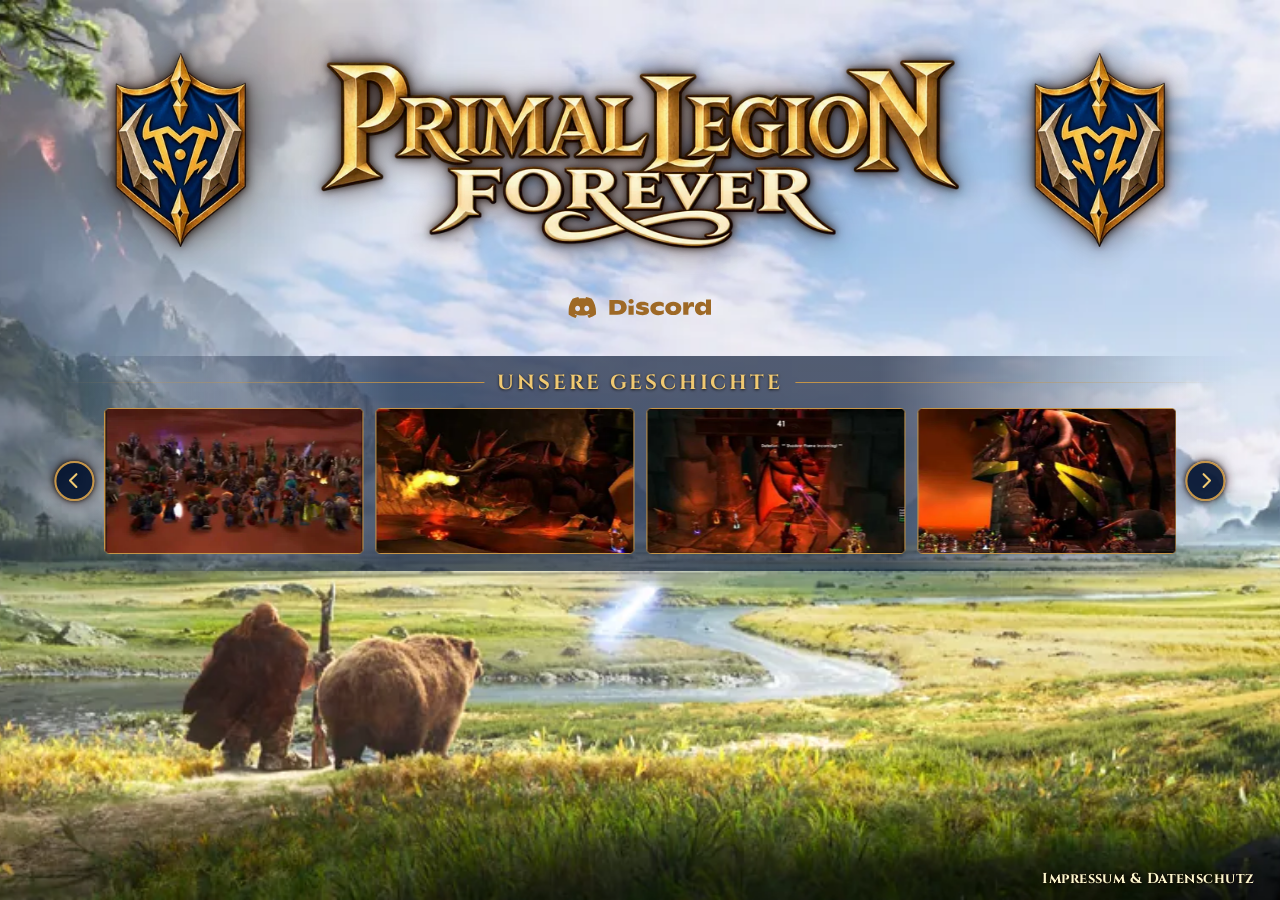
<file: website/index.html>
<!DOCTYPE html>
<html lang="en">
<head>
  <meta charset="utf-8">
  <meta name="viewport" content="width=device-width, initial-scale=1">
  <title>Primal Legion Forever</title>
  <meta name="description" content="Primal Legion Forever – World of Warcraft Forever guild">
  <meta name="theme-color" content="#00102d">
  <link rel="icon" type="image/png" href="images/favicon.png">
  <link rel="preload" as="image" type="image/webp"
        imagesrcset="images/bg-1280.webp 1280w, images/bg-1920.webp 1920w, images/bg-2560.webp 2560w, images/bg-3840.webp 3840w"
        imagesizes="100vw" media="(orientation: landscape)">
  <link rel="stylesheet" href="style.css">
</head>
<body>
  <picture class="background">
    <source type="image/webp" media="(orientation: portrait)"
            srcset="images/bg-portrait-450.webp 450w, images/bg-portrait-900.webp 900w"
            sizes="56.25vh">
    <source media="(orientation: portrait)"
            srcset="images/bg-portrait-450.jpg 450w, images/bg-portrait-900.jpg 900w"
            sizes="56.25vh">
    <source type="image/webp"
            srcset="images/bg-1280.webp 1280w, images/bg-1920.webp 1920w, images/bg-2560.webp 2560w, images/bg-3840.webp 3840w"
            sizes="100vw">
    <img src="images/bg-1920.jpg"
         srcset="images/bg-1280.jpg 1280w, images/bg-1920.jpg 1920w, images/bg-2560.jpg 2560w, images/bg-3840.jpg 3840w"
         sizes="100vw" alt="" fetchpriority="high">
  </picture>

  <main>
    <header class="crest">
      <picture class="symbol symbol-left">
        <source type="image/webp" srcset="images/symbol-256.webp 256w, images/symbol-512.webp 512w" sizes="(max-width: 700px) 26vw, 17vw">
        <img src="images/symbol-512.png" srcset="images/symbol-256.png 256w, images/symbol-512.png 512w"
             sizes="(max-width: 700px) 26vw, 17vw" alt="Primal Legion guild symbol" width="512" height="512">
      </picture>

      <div class="crest-center">
        <h1 class="logo">
          <picture>
            <source type="image/webp" srcset="images/logo-800.webp 800w, images/logo-1600.webp 1600w" sizes="(max-width: 700px) 90vw, 56vw">
            <img src="images/logo-1600.png" srcset="images/logo-800.png 800w, images/logo-1600.png 1600w"
                 sizes="(max-width: 700px) 90vw, 56vw" alt="Primal Legion Forever" width="1600" height="533">
          </picture>
        </h1>

        <div class="below-logo">
          <!-- Shown by the script below; stays hidden without JavaScript or after release -->
          <div class="countdown" id="countdown" lang="de" tabindex="0" role="timer" aria-describedby="countdown-tip" hidden>
            <span class="tooltip tooltip-side" id="countdown-tip" role="tooltip">Primal Legion Forever in ...</span>
            <div class="unit"><span class="value" data-part="days">0</span><span class="label" data-label="days">Tage</span></div>
            <div class="unit"><span class="value" data-part="hours">00</span><span class="label" data-label="hours">Stunden</span></div>
            <div class="unit"><span class="value" data-part="minutes">00</span><span class="label" data-label="minutes">Minuten</span></div>
            <div class="unit"><span class="value" data-part="seconds">00</span><span class="label" data-label="seconds">Sekunden</span></div>
          </div>

          <a class="discord" href="https://discord.gg/gnGRPBTTb" target="_blank" rel="noopener noreferrer"
             aria-describedby="discord-tip">
            <img src="images/discord.svg" alt="Primal Legion Discord Server" width="191" height="28">
            <span class="tooltip tooltip-bottom" id="discord-tip" role="tooltip">Primal Legion Discord Server</span>
          </a>

          <!-- Video slider: works as a plain scrollable list without JavaScript (see slider.js) -->
          <section class="origins" aria-roledescription="carousel" aria-labelledby="origins-title">
            <h2 class="origins-title" id="origins-title" lang="de">Unsere Geschichte</h2>
            <div class="origins-stage">
              <button class="origins-btn origins-prev" type="button" lang="de" aria-label="Vorheriges Video">
                <svg viewBox="0 0 24 24" aria-hidden="true"><path d="M15 4 7 12l8 8"/></svg>
              </button>
              <div class="origins-viewport">
                <ul class="origins-track">
                  <li class="origins-item">
                    <a href="https://www.youtube.com/watch?v=LQnIpH0J2VI" target="_blank" rel="noopener noreferrer">
                      <picture>
                        <source type="image/webp" srcset="images/video-LQnIpH0J2VI.webp">
                        <img src="images/video-LQnIpH0J2VI.jpg" alt="PL MoltenCore Promo 2005" width="480" height="270" decoding="async">
                      </picture>
                      <span class="origins-caption" aria-hidden="true">PL MoltenCore Promo 2005</span>
                    </a>
                  </li>
                  <li class="origins-item">
                    <a href="https://www.youtube.com/watch?v=A9Te-oFUQpw" target="_blank" rel="noopener noreferrer">
                      <picture>
                        <source type="image/webp" srcset="images/video-A9Te-oFUQpw.webp">
                        <img src="images/video-A9Te-oFUQpw.jpg" alt="PL Onyxia 2005" width="480" height="270" decoding="async">
                      </picture>
                      <span class="origins-caption" aria-hidden="true">PL Onyxia 2005</span>
                    </a>
                  </li>
                  <li class="origins-item">
                    <a href="https://www.youtube.com/watch?v=IfHmNh2KctY" target="_blank" rel="noopener noreferrer">
                      <picture>
                        <source type="image/webp" srcset="images/video-IfHmNh2KctY.webp">
                        <img src="images/video-IfHmNh2KctY.jpg" alt="PL BlackWing Lair 2005" width="480" height="270" decoding="async">
                      </picture>
                      <span class="origins-caption" aria-hidden="true">PL BlackWing Lair 2005</span>
                    </a>
                  </li>
                  <li class="origins-item">
                    <a href="https://www.youtube.com/watch?v=uy8V6CC2S5U" target="_blank" rel="noopener noreferrer">
                      <picture>
                        <source type="image/webp" srcset="images/video-uy8V6CC2S5U.webp">
                        <img src="images/video-uy8V6CC2S5U.jpg" alt="PL BlackWind Lair - Nefarian 2005" width="480" height="270" decoding="async">
                      </picture>
                      <span class="origins-caption" aria-hidden="true">PL BlackWind Lair - Nefarian 2005</span>
                    </a>
                  </li>
                  <li class="origins-item">
                    <a href="https://www.youtube.com/watch?v=1hXHz1bA64c" target="_blank" rel="noopener noreferrer">
                      <picture>
                        <source type="image/webp" srcset="images/video-1hXHz1bA64c.webp">
                        <img src="images/video-1hXHz1bA64c.jpg" alt="PL Sulfaras 2006" width="480" height="270" decoding="async">
                      </picture>
                      <span class="origins-caption" aria-hidden="true">PL Sulfaras 2006</span>
                    </a>
                  </li>
                  <li class="origins-item">
                    <a href="https://www.youtube.com/watch?v=A-9yEaQeovA" target="_blank" rel="noopener noreferrer">
                      <picture>
                        <source type="image/webp" srcset="images/video-A-9yEaQeovA.webp">
                        <img src="images/video-A-9yEaQeovA.jpg" alt="PL AQ20 ServerFirst 2006" width="480" height="270" decoding="async">
                      </picture>
                      <span class="origins-caption" aria-hidden="true">PL AQ20 ServerFirst 2006</span>
                    </a>
                  </li>
                  <li class="origins-item">
                    <a href="https://www.youtube.com/watch?v=s2TPZ3W0y3U" target="_blank" rel="noopener noreferrer">
                      <picture>
                        <source type="image/webp" srcset="images/video-s2TPZ3W0y3U.webp">
                        <img src="images/video-s2TPZ3W0y3U.jpg" alt="PL AQ40 Fankriss-Huhuran 2006" width="480" height="270" decoding="async">
                      </picture>
                      <span class="origins-caption" aria-hidden="true">PL AQ40 Fankriss-Huhuran 2006</span>
                    </a>
                  </li>
                  <li class="origins-item">
                    <a href="https://www.youtube.com/watch?v=ZdQQVecbDc4" target="_blank" rel="noopener noreferrer">
                      <picture>
                        <source type="image/webp" srcset="images/video-ZdQQVecbDc4.webp">
                        <img src="images/video-ZdQQVecbDc4.jpg" alt="PL AQ40 Twins 2006" width="480" height="270" decoding="async">
                      </picture>
                      <span class="origins-caption" aria-hidden="true">PL AQ40 Twins 2006</span>
                    </a>
                  </li>
                  <li class="origins-item">
                    <a href="https://www.youtube.com/watch?v=e0rKSQuHNI4" target="_blank" rel="noopener noreferrer">
                      <picture>
                        <source type="image/webp" srcset="images/video-e0rKSQuHNI4.webp">
                        <img src="images/video-e0rKSQuHNI4.jpg" alt="PL Naxxramas 2006" width="480" height="270" decoding="async">
                      </picture>
                      <span class="origins-caption" aria-hidden="true">PL Naxxramas 2006</span>
                    </a>
                  </li>
                  <li class="origins-item">
                    <a href="https://www.youtube.com/watch?v=RylU3zUkZIk" target="_blank" rel="noopener noreferrer">
                      <picture>
                        <source type="image/webp" srcset="images/video-RylU3zUkZIk.webp">
                        <img src="images/video-RylU3zUkZIk.jpg" alt="PL Kael Thas 2008" width="480" height="270" decoding="async">
                      </picture>
                      <span class="origins-caption" aria-hidden="true">PL Kael Thas 2008</span>
                    </a>
                  </li>
                  <li class="origins-item">
                    <a href="https://www.youtube.com/watch?v=kUvEuuMNxNU" target="_blank" rel="noopener noreferrer">
                      <picture>
                        <source type="image/webp" srcset="images/video-kUvEuuMNxNU.webp">
                        <img src="images/video-kUvEuuMNxNU.jpg" alt="PL Kalecgos Sunwell 2008" width="480" height="270" decoding="async">
                      </picture>
                      <span class="origins-caption" aria-hidden="true">PL Kalecgos Sunwell 2008</span>
                    </a>
                  </li>
                  <li class="origins-item">
                    <a href="https://www.youtube.com/watch?v=YzfbbGQ11Js&amp;t=371s" target="_blank" rel="noopener noreferrer">
                      <picture>
                        <source type="image/webp" srcset="images/video-YzfbbGQ11Js.webp">
                        <img src="images/video-YzfbbGQ11Js.jpg" alt="PL Satharion 3D 2009" width="480" height="270" decoding="async">
                      </picture>
                      <span class="origins-caption" aria-hidden="true">PL Satharion 3D 2009</span>
                    </a>
                  </li>
                  <li class="origins-item">
                    <a href="https://www.youtube.com/watch?v=tc_sbT2fG8U&amp;t=3s" target="_blank" rel="noopener noreferrer">
                      <picture>
                        <source type="image/webp" srcset="images/video-tc_sbT2fG8U.webp">
                        <img src="images/video-tc_sbT2fG8U.jpg" alt="PL Nefarian 10 2011" width="480" height="270" decoding="async">
                      </picture>
                      <span class="origins-caption" aria-hidden="true">PL Nefarian 10 2011</span>
                    </a>
                  </li>
                  <li class="origins-item">
                    <a href="https://www.youtube.com/watch?v=xcqQJuOVKmM" target="_blank" rel="noopener noreferrer">
                      <picture>
                        <source type="image/webp" srcset="images/video-xcqQJuOVKmM.webp">
                        <img src="images/video-xcqQJuOVKmM.jpg" alt="PL Forever 2026" width="480" height="270" decoding="async">
                      </picture>
                      <span class="origins-caption" aria-hidden="true">PL Forever 2026</span>
                    </a>
                  </li>
                  <li class="origins-item">
                    <a href="https://www.youtube.com/watch?v=T4T4LLr75Zg" target="_blank" rel="noopener noreferrer">
                      <picture>
                        <source type="image/webp" srcset="images/video-T4T4LLr75Zg.webp">
                        <img src="images/video-T4T4LLr75Zg.jpg" alt="PL Foredoomed 2005" width="480" height="270" decoding="async">
                      </picture>
                      <span class="origins-caption" aria-hidden="true">PL Foredoomed 2005</span>
                    </a>
                  </li>
                  <li class="origins-item">
                    <a href="https://www.youtube.com/watch?v=u3O42JzSiA8" target="_blank" rel="noopener noreferrer">
                      <picture>
                        <source type="image/webp" srcset="images/video-u3O42JzSiA8.webp">
                        <img src="images/video-u3O42JzSiA8.jpg" alt="PL Foredoomed (2) 2005" width="480" height="270" decoding="async">
                      </picture>
                      <span class="origins-caption" aria-hidden="true">PL Foredoomed (2) 2005</span>
                    </a>
                  </li>
                  <li class="origins-item">
                    <a href="https://www.youtube.com/watch?v=PNkB0OU81BY" target="_blank" rel="noopener noreferrer">
                      <picture>
                        <source type="image/webp" srcset="images/video-PNkB0OU81BY.webp">
                        <img src="images/video-PNkB0OU81BY.jpg" alt="PL Foredoomed (3) 2006" width="480" height="270" decoding="async">
                      </picture>
                      <span class="origins-caption" aria-hidden="true">PL Foredoomed (3) 2006</span>
                    </a>
                  </li>
                  <li class="origins-item">
                    <a href="https://www.youtube.com/watch?v=__Msbi4Ut3M" target="_blank" rel="noopener noreferrer">
                      <picture>
                        <source type="image/webp" srcset="images/video-__Msbi4Ut3M.webp">
                        <img src="images/video-__Msbi4Ut3M.jpg" alt="PL Foredoomed (4) 2006" width="480" height="270" decoding="async">
                      </picture>
                      <span class="origins-caption" aria-hidden="true">PL Foredoomed (4) 2006</span>
                    </a>
                  </li>
                  <li class="origins-item">
                    <a href="https://www.youtube.com/watch?v=lDDt_FVpQ-E" target="_blank" rel="noopener noreferrer">
                      <picture>
                        <source type="image/webp" srcset="images/video-lDDt_FVpQ-E.webp">
                        <img src="images/video-lDDt_FVpQ-E.jpg" alt="PL Foredoomed (5) 2005" width="480" height="270" decoding="async">
                      </picture>
                      <span class="origins-caption" aria-hidden="true">PL Foredoomed (5) 2005</span>
                    </a>
                  </li>
                  <li class="origins-item">
                    <a href="https://www.youtube.com/watch?v=ovCZ68D2dJc" target="_blank" rel="noopener noreferrer">
                      <picture>
                        <source type="image/webp" srcset="images/video-ovCZ68D2dJc.webp">
                        <img src="images/video-ovCZ68D2dJc.jpg" alt="PL Foredoomed (6) 2007" width="480" height="270" decoding="async">
                      </picture>
                      <span class="origins-caption" aria-hidden="true">PL Foredoomed (6) 2007</span>
                    </a>
                  </li>
                </ul>
              </div>
              <button class="origins-btn origins-next" type="button" lang="de" aria-label="Nächstes Video">
                <svg viewBox="0 0 24 24" aria-hidden="true"><path d="m9 4 8 8-8 8"/></svg>
              </button>
            </div>
          </section>
        </div>
      </div>

      <picture class="symbol symbol-right" aria-hidden="true">
        <source type="image/webp" srcset="images/symbol-256.webp 256w, images/symbol-512.webp 512w" sizes="17vw">
        <img src="images/symbol-512.png" srcset="images/symbol-256.png 256w, images/symbol-512.png 512w"
             sizes="17vw" alt="" width="512" height="512">
      </picture>
    </header>

    <footer class="site-footer">
      <a class="page-link" href="impressum.html">Impressum &amp; Datenschutz</a>
    </footer>
  </main>

  <script>
    // Countdown to the WoW Forever release: 4 Nov 2026, 15:00 PST (UTC-8) = 23:00 UTC.
    // Date math in UTC milliseconds, so it is correct in every user time zone.
    (function () {
      const RELEASE = Date.UTC(2026, 10, 4, 23, 0, 0); // month is 0-based: 10 = November
      const LABELS = {
        days:    ["Tag", "Tage"],
        hours:   ["Stunde", "Stunden"],
        minutes: ["Minute", "Minuten"],
        seconds: ["Sekunde", "Sekunden"]
      };

      const box = document.getElementById("countdown");
      const parts = {}, labels = {};
      for (const key in LABELS) {
        parts[key] = box.querySelector('[data-part="' + key + '"]');
        labels[key] = box.querySelector('[data-label="' + key + '"]');
      }

      let timer;
      function tick() {
        const remaining = Math.floor((RELEASE - Date.now()) / 1000);
        if (remaining <= 0) {
          box.hidden = true;
          clearInterval(timer);
          return;
        }
        const values = {
          days:    Math.floor(remaining / 86400),
          hours:   Math.floor(remaining / 3600) % 24,
          minutes: Math.floor(remaining / 60) % 60,
          seconds: remaining % 60
        };
        for (const key in values) {
          const v = values[key];
          parts[key].textContent = key === "days" ? v : String(v).padStart(2, "0");
          labels[key].textContent = LABELS[key][v === 1 ? 0 : 1];
        }
        box.hidden = false;
      }

      tick();
      if (!box.hidden) timer = setInterval(tick, 1000);

      // Touch devices (no hover): tap the countdown to toggle its tooltip, tap elsewhere to close
      if (window.matchMedia("(hover: none)").matches) {
        box.addEventListener("click", function (e) {
          e.stopPropagation();
          box.classList.toggle("show-tip");
        });
        document.addEventListener("click", function () {
          box.classList.remove("show-tip");
        });
      }
    })();
  </script>
  <script src="slider.js" defer></script>
</body>
</html>
</file>
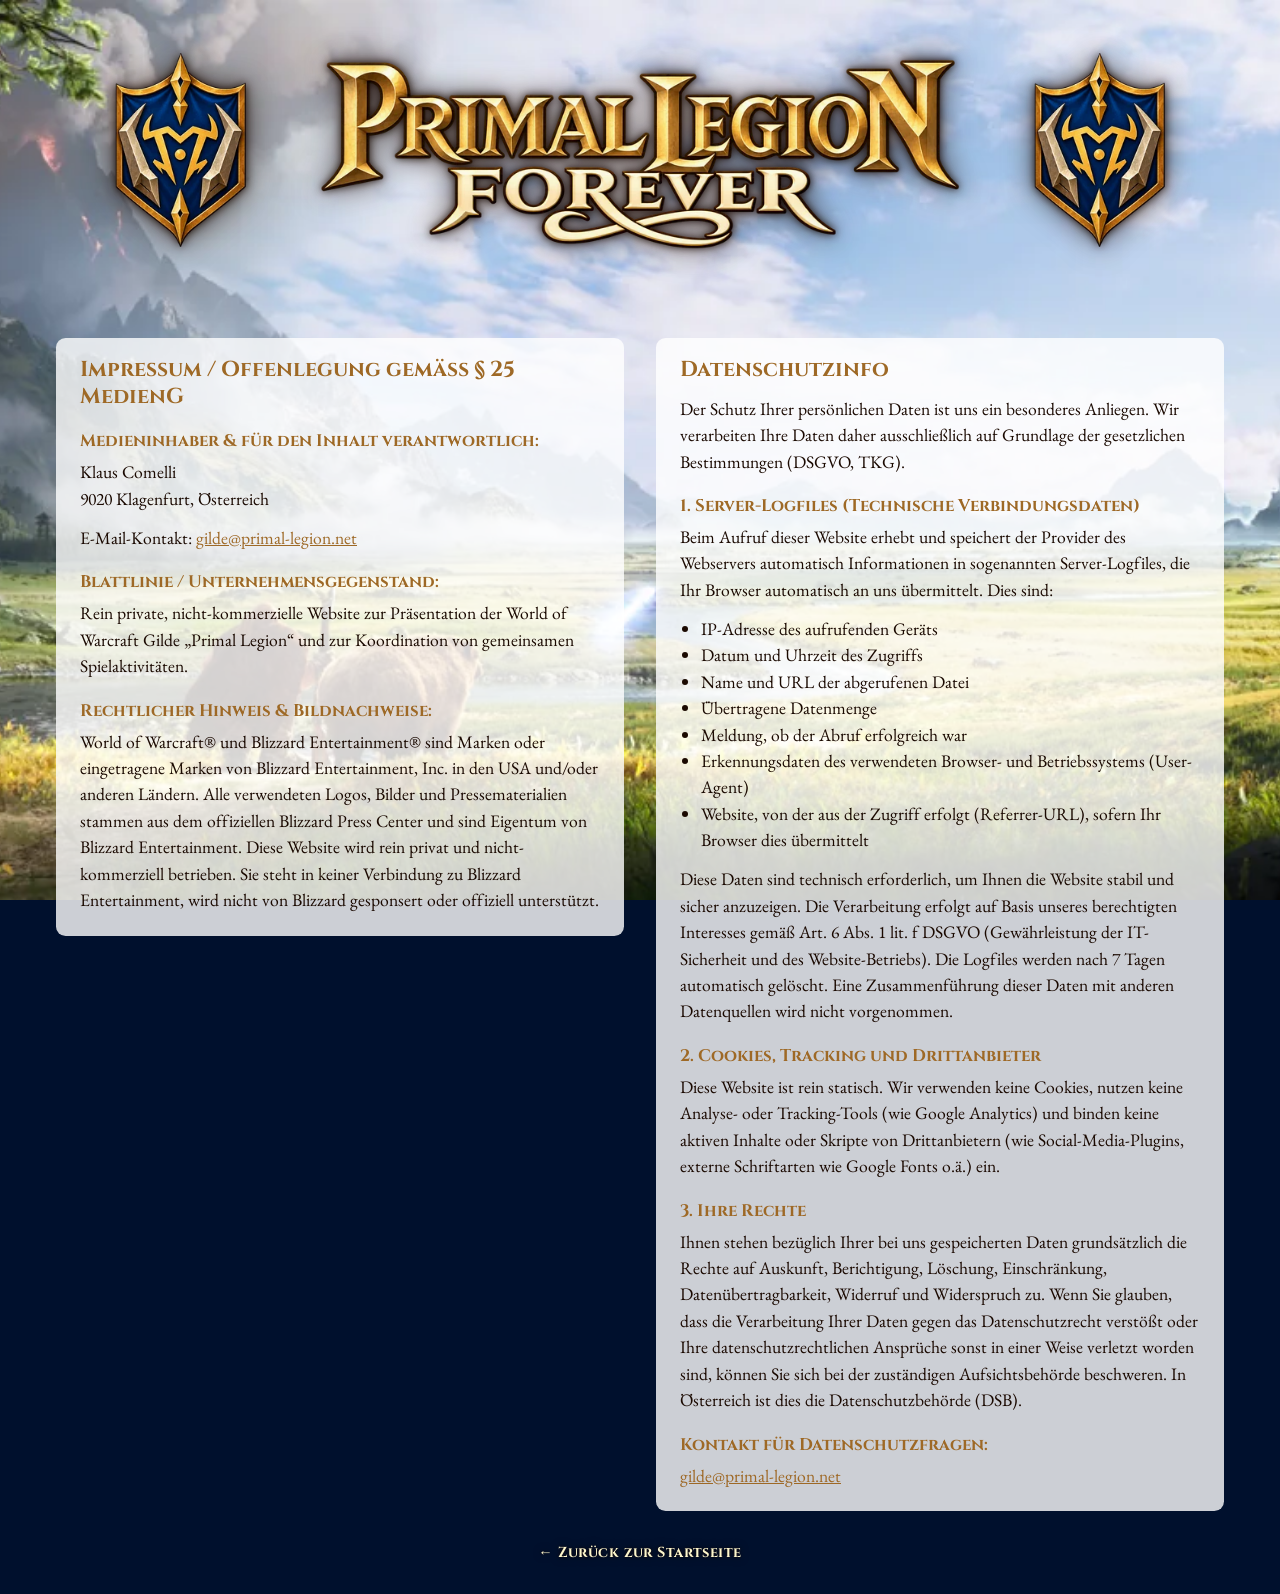
<file: website/impressum.html>
<!DOCTYPE html>
<html lang="de">
<head>
  <meta charset="utf-8">
  <meta name="viewport" content="width=device-width, initial-scale=1">
  <title>Impressum & Datenschutz – Primal Legion Forever</title>
  <meta name="description" content="Impressum und Datenschutzinformation der World of Warcraft Forever Gilde Primal Legion">
  <meta name="theme-color" content="#00102d">
  <link rel="icon" type="image/png" href="images/favicon.png">
  <link rel="stylesheet" href="style.css">
</head>
<body class="page-impressum">
  <picture class="background">
    <source type="image/webp" media="(orientation: portrait)"
            srcset="images/bg-portrait-450.webp 450w, images/bg-portrait-900.webp 900w"
            sizes="56.25vh">
    <source media="(orientation: portrait)"
            srcset="images/bg-portrait-450.jpg 450w, images/bg-portrait-900.jpg 900w"
            sizes="56.25vh">
    <source type="image/webp"
            srcset="images/bg-1280.webp 1280w, images/bg-1920.webp 1920w, images/bg-2560.webp 2560w, images/bg-3840.webp 3840w"
            sizes="100vw">
    <img src="images/bg-1920.jpg"
         srcset="images/bg-1280.jpg 1280w, images/bg-1920.jpg 1920w, images/bg-2560.jpg 2560w, images/bg-3840.jpg 3840w"
         sizes="100vw" alt="" fetchpriority="high">
  </picture>

  <main>
    <header class="crest">
      <picture class="symbol symbol-left">
        <source type="image/webp" srcset="images/symbol-256.webp 256w, images/symbol-512.webp 512w" sizes="(max-width: 700px) 26vw, 17vw">
        <img src="images/symbol-512.png" srcset="images/symbol-256.png 256w, images/symbol-512.png 512w"
             sizes="(max-width: 700px) 26vw, 17vw" alt="Primal Legion guild symbol" width="512" height="512">
      </picture>

      <div class="crest-center">
        <div class="logo">
          <a class="logo-link" href="index.html" title="Zur Startseite">
            <picture>
              <source type="image/webp" srcset="images/logo-800.webp 800w, images/logo-1600.webp 1600w" sizes="(max-width: 700px) 90vw, 56vw">
              <img src="images/logo-1600.png" srcset="images/logo-800.png 800w, images/logo-1600.png 1600w"
                   sizes="(max-width: 700px) 90vw, 56vw" alt="Primal Legion Forever – zur Startseite" width="1600" height="533">
            </picture>
          </a>
        </div>
      </div>

      <picture class="symbol symbol-right" aria-hidden="true">
        <source type="image/webp" srcset="images/symbol-256.webp 256w, images/symbol-512.webp 512w" sizes="17vw">
        <img src="images/symbol-512.png" srcset="images/symbol-256.png 256w, images/symbol-512.png 512w"
             sizes="17vw" alt="" width="512" height="512">
      </picture>
    </header>

    <h1 class="sr-only">Impressum &amp; Datenschutz</h1>

    <div class="info-boxes">
      <section class="info-box" aria-labelledby="impressum-title">
        <h2 id="impressum-title">Impressum / Offenlegung gemäß § 25 MedienG</h2>

        <h3>Medieninhaber &amp; für den Inhalt verantwortlich:</h3>
        <p>
          Klaus Comelli<br>
          9020 Klagenfurt, Österreich
        </p>

        <p>E-Mail-Kontakt: <a class="email" data-user="gilde" data-domain="primal-legion.net">gilde [at] primal-legion.net</a></p>

        <h3>Blattlinie / Unternehmensgegenstand:</h3>
        <p>Rein private, nicht-kommerzielle Website zur Präsentation der World of Warcraft Gilde „Primal Legion“ und zur Koordination von gemeinsamen Spielaktivitäten.</p>

        <h3>Rechtlicher Hinweis &amp; Bildnachweise:</h3>
        <p>World of Warcraft® und Blizzard Entertainment® sind Marken oder eingetragene Marken von Blizzard Entertainment, Inc. in den USA und/oder anderen Ländern. Alle verwendeten Logos, Bilder und Pressematerialien stammen aus dem offiziellen Blizzard Press Center und sind Eigentum von Blizzard Entertainment. Diese Website wird rein privat und nicht-kommerziell betrieben. Sie steht in keiner Verbindung zu Blizzard Entertainment, wird nicht von Blizzard gesponsert oder offiziell unterstützt.</p>
      </section>

      <section class="info-box" aria-labelledby="datenschutz-title">
        <h2 id="datenschutz-title">Datenschutzinfo</h2>

        <p>Der Schutz Ihrer persönlichen Daten ist uns ein besonderes Anliegen. Wir verarbeiten Ihre Daten daher ausschließlich auf Grundlage der gesetzlichen Bestimmungen (DSGVO, TKG).</p>

        <h3>1. Server-Logfiles (Technische Verbindungsdaten)</h3>
        <p>Beim Aufruf dieser Website erhebt und speichert der Provider des Webservers automatisch Informationen in sogenannten Server-Logfiles, die Ihr Browser automatisch an uns übermittelt. Dies sind:</p>
        <ul>
          <li>IP-Adresse des aufrufenden Geräts</li>
          <li>Datum und Uhrzeit des Zugriffs</li>
          <li>Name und URL der abgerufenen Datei</li>
          <li>Übertragene Datenmenge</li>
          <li>Meldung, ob der Abruf erfolgreich war</li>
          <li>Erkennungsdaten des verwendeten Browser- und Betriebssystems (User-Agent)</li>
          <li>Website, von der aus der Zugriff erfolgt (Referrer-URL), sofern Ihr Browser dies übermittelt</li>
        </ul>
        <p>Diese Daten sind technisch erforderlich, um Ihnen die Website stabil und sicher anzuzeigen. Die Verarbeitung erfolgt auf Basis unseres berechtigten Interesses gemäß Art. 6 Abs. 1 lit. f DSGVO (Gewährleistung der IT-Sicherheit und des Website-Betriebs). Die Logfiles werden nach 7 Tagen automatisch gelöscht. Eine Zusammenführung dieser Daten mit anderen Datenquellen wird nicht vorgenommen.</p>

        <h3>2. Cookies, Tracking und Drittanbieter</h3>
        <p>Diese Website ist rein statisch. Wir verwenden keine Cookies, nutzen keine Analyse- oder Tracking-Tools (wie Google Analytics) und binden keine aktiven Inhalte oder Skripte von Drittanbietern (wie Social-Media-Plugins, externe Schriftarten wie Google Fonts o.ä.) ein.</p>

        <h3>3. Ihre Rechte</h3>
        <p>Ihnen stehen bezüglich Ihrer bei uns gespeicherten Daten grundsätzlich die Rechte auf Auskunft, Berichtigung, Löschung, Einschränkung, Datenübertragbarkeit, Widerruf und Widerspruch zu. Wenn Sie glauben, dass die Verarbeitung Ihrer Daten gegen das Datenschutzrecht verstößt oder Ihre datenschutzrechtlichen Ansprüche sonst in einer Weise verletzt worden sind, können Sie sich bei der zuständigen Aufsichtsbehörde beschweren. In Österreich ist dies die Datenschutzbehörde (DSB).</p>

        <h3>Kontakt für Datenschutzfragen:</h3>
        <p><a class="email" data-user="gilde" data-domain="primal-legion.net">gilde [at] primal-legion.net</a></p>
      </section>
    </div>

    <nav class="back-link">
      <a class="page-link" href="index.html">← Zurück zur Startseite</a>
    </nav>
  </main>

  <script>
    // Spam protection: the e-mail address is only assembled in the browser.
    // Without JavaScript the plain text "user [at] domain" stays visible.
    document.querySelectorAll("a.email").forEach(function (a) {
      const address = a.dataset.user + "@" + a.dataset.domain;
      a.href = "mailto:" + address;
      a.textContent = address;
    });
  </script>
</body>
</html>
</file>
<file: website/style.css>
/* Primal Legion Forever – styles for index.html */
/* Color scheme derived from the guild logo (gold/cream/brown) and guild symbol (royal blue/navy) */
:root {
  /* Fonts: Cinzel (logo-like capitals) for captions/links, EB Garamond for running text */
  --font-display: "Cinzel", Georgia, "Times New Roman", serif;
  --font-text:    "EB Garamond", Georgia, "Times New Roman", serif;

  --gold-light: #fae5a0;
  --gold:       #f0c972;
  --gold-mid:   #c69547;
  --gold-dark:  #9e6926;
  --bronze:     #764a15;
  --cream:      #fdf7cd;
  --brown-dark: #1a0900;
  --royal-blue: #002355;
  --navy:       #011a41;
  --navy-deep:  #00102d;

  /* Sizes of the crest (logo + symbols) */
  --logo-w: min(56vw, 900px, 72svh);
  --symbol-w: calc(var(--logo-w) * 0.3);
  --crest-gap: clamp(1rem, 3vw, 3.5rem);
}

/* Self-hosted fonts (SIL OFL, see fonts/OFL-*.txt) – no external font services (privacy) */
@font-face {
  font-family: "Cinzel";
  src: url("fonts/cinzel-latin-400-normal.woff2") format("woff2");
  font-weight: 400;
  font-style: normal;
  font-display: swap;
}
@font-face {
  font-family: "Cinzel";
  src: url("fonts/cinzel-latin-700-normal.woff2") format("woff2");
  font-weight: 700;
  font-style: normal;
  font-display: swap;
}
@font-face {
  font-family: "EB Garamond";
  src: url("fonts/eb-garamond-latin-400-normal.woff2") format("woff2");
  font-weight: 400;
  font-style: normal;
  font-display: swap;
}
@font-face {
  font-family: "EB Garamond";
  src: url("fonts/eb-garamond-latin-700-normal.woff2") format("woff2");
  font-weight: 700;
  font-style: normal;
  font-display: swap;
}

*, *::before, *::after { box-sizing: border-box; }

html {
  background: var(--navy-deep); /* shown while the background image loads */
  overflow-y: scroll; /* always show the vertical scrollbar, so pages don't shift when switching */
}
body {
  margin: 0;
  min-height: 100%;
  color: var(--cream);
  font-family: Georgia, "Times New Roman", serif;
}

/* Full-viewport background image */
.background {
  position: fixed;
  inset: 0;
  z-index: -1;
}
.background img {
  width: 100%;
  height: 100%;
  object-fit: cover;
  object-position: 29% 50%; /* keep dwarf & bear in view when cropped */
  display: block;
}

main {
  position: relative;
  min-height: 100svh;
}

/* Crest: centered horizontally, vertically centered in the top third */
.crest {
  position: absolute;
  top: 0;
  left: 0;
  right: 0;
  height: 33.333svh;
  display: flex;
  align-items: center;
  justify-content: center;
  gap: var(--crest-gap);
  padding: 0 1rem;
}
.crest img {
  display: block;
  width: 100%;
  height: auto;
  /* Medium dark glow following the image outline (alpha channel) */
  filter:
    drop-shadow(0 0 4px rgb(26 9 0 / 0.9))
    drop-shadow(0 0 14px rgb(26 9 0 / 0.65));
}
.crest-center { position: relative; width: var(--logo-w); flex: 0 0 auto; }
.crest .logo { margin: 0; }
.crest .symbol { width: var(--symbol-w); flex: 0 0 auto; }

/* Countdown + Discord link, hanging below the logo
   (absolute, so the logo keeps its position in the top third) */
.below-logo {
  --below-gap: clamp(1rem, 3vw, 2.5rem);
  position: absolute;
  top: 100%;
  left: 50%;
  transform: translateX(-50%);
  display: flex;
  flex-direction: column;
  align-items: center;
  font-size: clamp(1.4rem, 2.6vw, 2.6rem);
}

/* Countdown to the WoW Forever release */
.countdown {
  position: relative; /* anchor for the tooltip */
  margin-top: var(--below-gap);
  padding: 0.2em 0.4em 0.4em 0; /* top right bottom left */
  display: flex;
  gap: 0.9em;
  background: rgb(255 255 255 / 0.65);
  border-radius: 0.25em;
  color: var(--gold-dark);
  white-space: nowrap;
  cursor: default;
}
.countdown[hidden] { display: none; }
.countdown .unit { display: flex; flex-direction: column; align-items: center; min-width: 2.2em; }
.countdown .value { font-weight: bold; line-height: 1.1; font-variant-numeric: tabular-nums; }
.countdown .label {
  font-size: max(0.38em, 0.7rem);
  text-transform: uppercase;
  letter-spacing: 0.06em;
  color: var(--bronze);
}

/* Discord link (SVG recolored to --gold-dark by tools/build_images.py) */
.discord {
  position: relative; /* anchor for the tooltip */
  display: block;
  margin-top: var(--below-gap);
}
.discord img {
  display: block;
  width: 4.32em; /* relative to the countdown font size */
  height: auto;
  filter: none; /* no glow (overrides .crest img) */
  transition: transform 0.15s ease;
}
.discord:hover img,
.discord:focus-visible img { transform: scale(1.06); }

/* Tooltips: navy + gold border (shield colors), cream text, small arrow.
   Placement: countdown = left (wide screens) / top (narrow), Discord = below. */
.tooltip {
  --arrow: 8px;
  position: absolute;
  z-index: 10;
  padding: 0.45em 0.9em;
  background: rgb(0 16 45 / 0.9); /* --navy-deep 90% */
  border: 1px solid var(--gold-mid);
  border-radius: 0.25rem;
  box-shadow: 0 2px 10px rgb(0 0 0 / 0.45);
  color: var(--cream);
  font-size: 0.95rem;
  font-weight: normal;
  letter-spacing: 0.03em;
  line-height: 1.2;
  white-space: nowrap;
  pointer-events: none;
  opacity: 0;
  visibility: hidden;
  transition: opacity 0.15s ease, translate 0.15s ease, visibility 0.15s;
}
/* Arrow: rotated square with the gold border on the two outer sides */
.tooltip::before {
  content: "";
  position: absolute;
  width: var(--arrow);
  height: var(--arrow);
  background: inherit;
  border: inherit;
  border-width: 0;
}

/* Below (Discord) */
.tooltip-bottom {
  top: calc(100% + 10px);
  left: 50%;
  transform: translateX(-50%);
  translate: 0 6px; /* slide up toward the element */
}
.tooltip-bottom::before {
  bottom: 100%;
  left: 50%;
  transform: translate(-50%, 50%) rotate(45deg);
  border-top-width: 1px;
  border-left-width: 1px;
}

/* Left (countdown on wide screens) */
.tooltip-side {
  right: calc(100% + 12px);
  top: 50%;
  transform: translateY(-50%);
  translate: -6px 0; /* slide right toward the element */
}
.tooltip-side::before {
  left: 100%;
  top: 50%;
  transform: translate(-50%, -50%) rotate(45deg);
  border-top-width: 1px;
  border-right-width: 1px;
}

/* Top (countdown on narrow screens) */
@media (max-width: 900px) {
  .tooltip-side {
    right: auto;
    top: auto;
    bottom: calc(100% + 10px);
    left: 50%;
    transform: translateX(-50%);
    translate: 0 -6px; /* slide down toward the element */
  }
  .tooltip-side::before {
    left: 50%;
    top: 100%;
    transform: translate(-50%, -50%) rotate(45deg);
    border-top-width: 0;
    border-right-width: 1px;
    border-bottom-width: 1px;
  }
}

/* Show: hover (mouse, after a short delay), keyboard focus or tap on touch devices
   (.show-tip, set by script) immediately. Hiding is always immediate. */
@media (hover: hover) {
  .countdown:hover .tooltip,
  .discord:hover .tooltip {
    opacity: 1;
    visibility: visible;
    translate: 0 0;
    transition-delay: 400ms;
  }
}
.countdown:focus-visible .tooltip,
.discord:focus-visible .tooltip,
.countdown.show-tip .tooltip { opacity: 1; visibility: visible; translate: 0 0; transition-delay: 0s; }

@media (prefers-reduced-motion: reduce) {
  .tooltip { transition-duration: 0s; } /* no animation, but keep the hover delay */
}

/* Phones / narrow screens: one symbol above the logo */
@media (max-width: 700px) {
  :root {
    --logo-w: min(90vw, 560px);
    --symbol-w: min(26vw, 160px);
    --crest-gap: 0.5rem;
  }
  .crest {
    flex-direction: column;
    height: auto;
    min-height: 33.333svh;
    padding-top: 1.5rem;
  }
  .crest .symbol-right { display: none; }
}

/* ---------- Footer link (index.html) and back link (impressum.html) ---------- */
.site-footer {
  position: absolute;
  bottom: 0;
  left: 0;
  right: 0;
  padding: 0.75rem clamp(1rem, 2vw, 1.75rem);
  text-align: right;
}
.page-link {
  color: var(--cream);
  font-family: var(--font-display);
  font-weight: 700;
  font-size: 0.9rem;
  letter-spacing: 0.03em;
  text-decoration: none;
  text-shadow: 0 0 3px rgb(26 9 0 / 0.95), 0 0 8px rgb(26 9 0 / 0.7);
}
.page-link:hover,
.page-link:focus-visible { color: var(--gold-light); text-decoration: underline; }

/* ---------- Impressum page ---------- */
.page-impressum .crest { position: relative; } /* in flow, so the boxes follow below */
.crest .logo-link { display: block; }

/* Visually hidden, but read by screen readers */
.sr-only {
  position: absolute;
  width: 1px;
  height: 1px;
  overflow: hidden;
  clip-path: inset(50%);
  white-space: nowrap;
}

/* Two boxes side by side, same look as the countdown box */
.info-boxes {
  display: flex;
  align-items: flex-start; /* each box as high as its content */
  gap: clamp(1rem, 2.5vw, 2rem);
  max-width: 1200px;
  margin: clamp(1rem, 3vw, 2.5rem) auto 0;
  padding: 0 1rem;
}
.info-box {
  flex: 1 1 0;
  min-width: 0;
  padding: 1.1rem 1.5rem 1.4rem;
  background: rgb(255 255 255 / 0.8);
  border-radius: 0.6rem;
  color: var(--brown-dark);
  font-family: var(--font-text);
  font-size: 1.1rem;
  line-height: 1.5;
  overflow-wrap: break-word;
}
.info-box h2,
.info-box h3 { font-family: var(--font-display); font-weight: 700; }
.info-box h2 {
  margin: 0 0 0.8rem;
  color: var(--gold-dark);
  font-size: 1.35rem;
  line-height: 1.25;
}
.info-box h3 {
  margin: 1.2rem 0 0.3rem;
  color: var(--gold-dark);
  font-size: 1.05rem;
}
.info-box p { margin: 0 0 0.8rem; }
.info-box p:last-child { margin-bottom: 0; }
.info-box ul { margin: 0.3rem 0 0.8rem; padding-left: 1.3rem; }
.info-box a { color: var(--gold-dark); }
.info-box a:hover,
.info-box a:focus-visible { color: var(--bronze); }

.back-link {
  padding: clamp(1.25rem, 3vw, 2rem) 1rem 2rem;
  text-align: center;
}

/* Phones: boxes stacked vertically */
@media (max-width: 700px) {
  .info-boxes { flex-direction: column; }
  .info-box { padding: 1rem 1.1rem 1.2rem; }
}

/* ---------- "Unsere Geschichte" video slider (index.html, behavior in slider.js) ---------- */
.origins {
  --visible: 1;                 /* videos shown at once: 1 on phones up to 5 on wide screens */
  --origins-gap: 0.75rem;
  --origins-edge: 4.1rem;       /* distance from the box edge to the first thumbnail: padding + button + gap */
  position: relative;
  width: min(94vw, 1280px);
  margin-top: var(--below-gap);
  padding: 0.8rem 1rem 1.1rem;
  font-size: 1rem;              /* .below-logo has a large font-size for the countdown */
  /* No frame: semi-transparent navy (--navy-deep). It fades out to the left and right and is
     almost fully transparent at the outer edge of the thumbnails (--origins-edge) */
  background: linear-gradient(to right,
    rgb(0 16 45 / 0) 0,
    rgb(0 16 45 / 0.04) var(--origins-edge),
    rgb(0 16 45 / 0.65) 30%,
    rgb(0 16 45 / 0.65) 70%,
    rgb(0 16 45 / 0.04) calc(100% - var(--origins-edge)),
    rgb(0 16 45 / 0) 100%);
  color: var(--cream);
}
@media (min-width: 560px)  { .origins { --visible: 2; } }
@media (min-width: 850px)  { .origins { --visible: 3; } }
@media (min-width: 1150px) { .origins { --visible: 4; } }
@media (min-width: 1500px) { .origins { --visible: 5; } }

.origins-title {
  display: flex;
  align-items: center;
  gap: 0.8rem;
  margin: 0 0 0.7rem;
  font-family: var(--font-display);
  font-weight: 700;
  font-size: clamp(1rem, 1.6vw, 1.35rem);
  letter-spacing: 0.14em;
  text-transform: uppercase;
  color: var(--gold);
  text-shadow: 0 1px 3px rgb(0 0 0 / 0.8);
}
/* Gold lines fading out to both sides of the title */
.origins-title::before,
.origins-title::after {
  content: "";
  flex: 1 1 0;
  height: 1px;
  background: linear-gradient(to right, transparent, var(--gold-mid));
}
.origins-title::after { background: linear-gradient(to left, transparent, var(--gold-mid)); }

.origins-stage {
  display: flex;
  align-items: center;
  gap: 0.6rem;
}
/* Without JavaScript the list can simply be scrolled; with it the buttons take over */
.origins-viewport {
  flex: 1 1 0;
  min-width: 0;
  overflow-x: auto;
}
.origins.is-enhanced .origins-viewport { overflow: hidden; }

.origins-track {
  display: flex;
  gap: var(--origins-gap);
  margin: 0;
  padding: 0;
  list-style: none;
  will-change: transform;
}
.origins-item {
  flex: 0 0 calc((100% - (var(--visible) - 1) * var(--origins-gap)) / var(--visible));
  position: relative;
  aspect-ratio: 16 / 9;
  overflow: hidden;
  border: 1px solid var(--gold-mid);
  border-radius: 0.3rem;
  background: var(--navy-deep);
}
.origins-item a {
  display: block;
  position: relative;
  width: 100%;
  height: 100%;
  outline-offset: -3px;
}
.origins-item img {
  display: block;
  width: 100%;
  height: 100%;
  object-fit: cover;
  filter: none;                 /* no glow (overrides .crest img) */
  transition: transform 0.3s ease;
}
.origins-item a:hover img,
.origins-item a:focus-visible img { transform: scale(1.06); }

/* Video title: caption bar slides up from the bottom of the thumbnail */
.origins-caption {
  position: absolute;
  left: 0;
  right: 0;
  bottom: 0;
  padding: 0.45rem 0.6rem;
  background: rgb(0 16 45 / 0.92);
  border-top: 1px solid var(--gold-mid);
  color: var(--cream);
  font-family: var(--font-display);
  font-weight: 700;
  font-size: 0.78rem;
  letter-spacing: 0.04em;
  line-height: 1.25;
  text-align: center;
  transform: translateY(101%);
  transition: transform 0.2s ease;
}
.origins-item a:hover .origins-caption,
.origins-item a:focus-visible .origins-caption { transform: translateY(0); }
/* Touch devices have no hover: always show the title */
@media (hover: none) {
  .origins-caption { transform: translateY(0); }
}

.origins-btn {
  display: none;
  flex: 0 0 auto;
  align-items: center;
  justify-content: center;
  width: 2.5rem;
  height: 2.5rem;
  padding: 0;
  background: rgb(0 16 45 / 0.9);
  border: 2px solid var(--gold-mid);
  border-radius: 50%;
  color: var(--gold);
  cursor: pointer;
  /* Same dark glow as the logos */
  box-shadow:
    0 0 4px rgb(26 9 0 / 0.9),
    0 0 14px rgb(26 9 0 / 0.65);
  transition: background-color 0.15s ease, color 0.15s ease, transform 0.15s ease;
}
.origins.is-enhanced .origins-btn { display: inline-flex; }
.origins-btn:hover { background: var(--gold-dark); color: var(--cream); }
.origins-btn:active { transform: scale(0.92); }
.origins-btn:focus-visible { outline: 2px solid var(--cream); outline-offset: 2px; }
.origins-btn svg {
  width: 1.2rem;
  height: 1.2rem;
  fill: none;
  stroke: currentColor;
  stroke-width: 2.6;
  stroke-linecap: round;
  stroke-linejoin: round;
}

@media (max-width: 700px) {
  .origins { --origins-edge: 3.35rem; padding: 0.7rem 0.75rem 0.9rem; }
  .origins-stage { gap: 0.4rem; }
  .origins-btn { width: 2.2rem; height: 2.2rem; }
}
@media (prefers-reduced-motion: reduce) {
  .origins-item img,
  .origins-caption { transition: none; }
}
</file>
